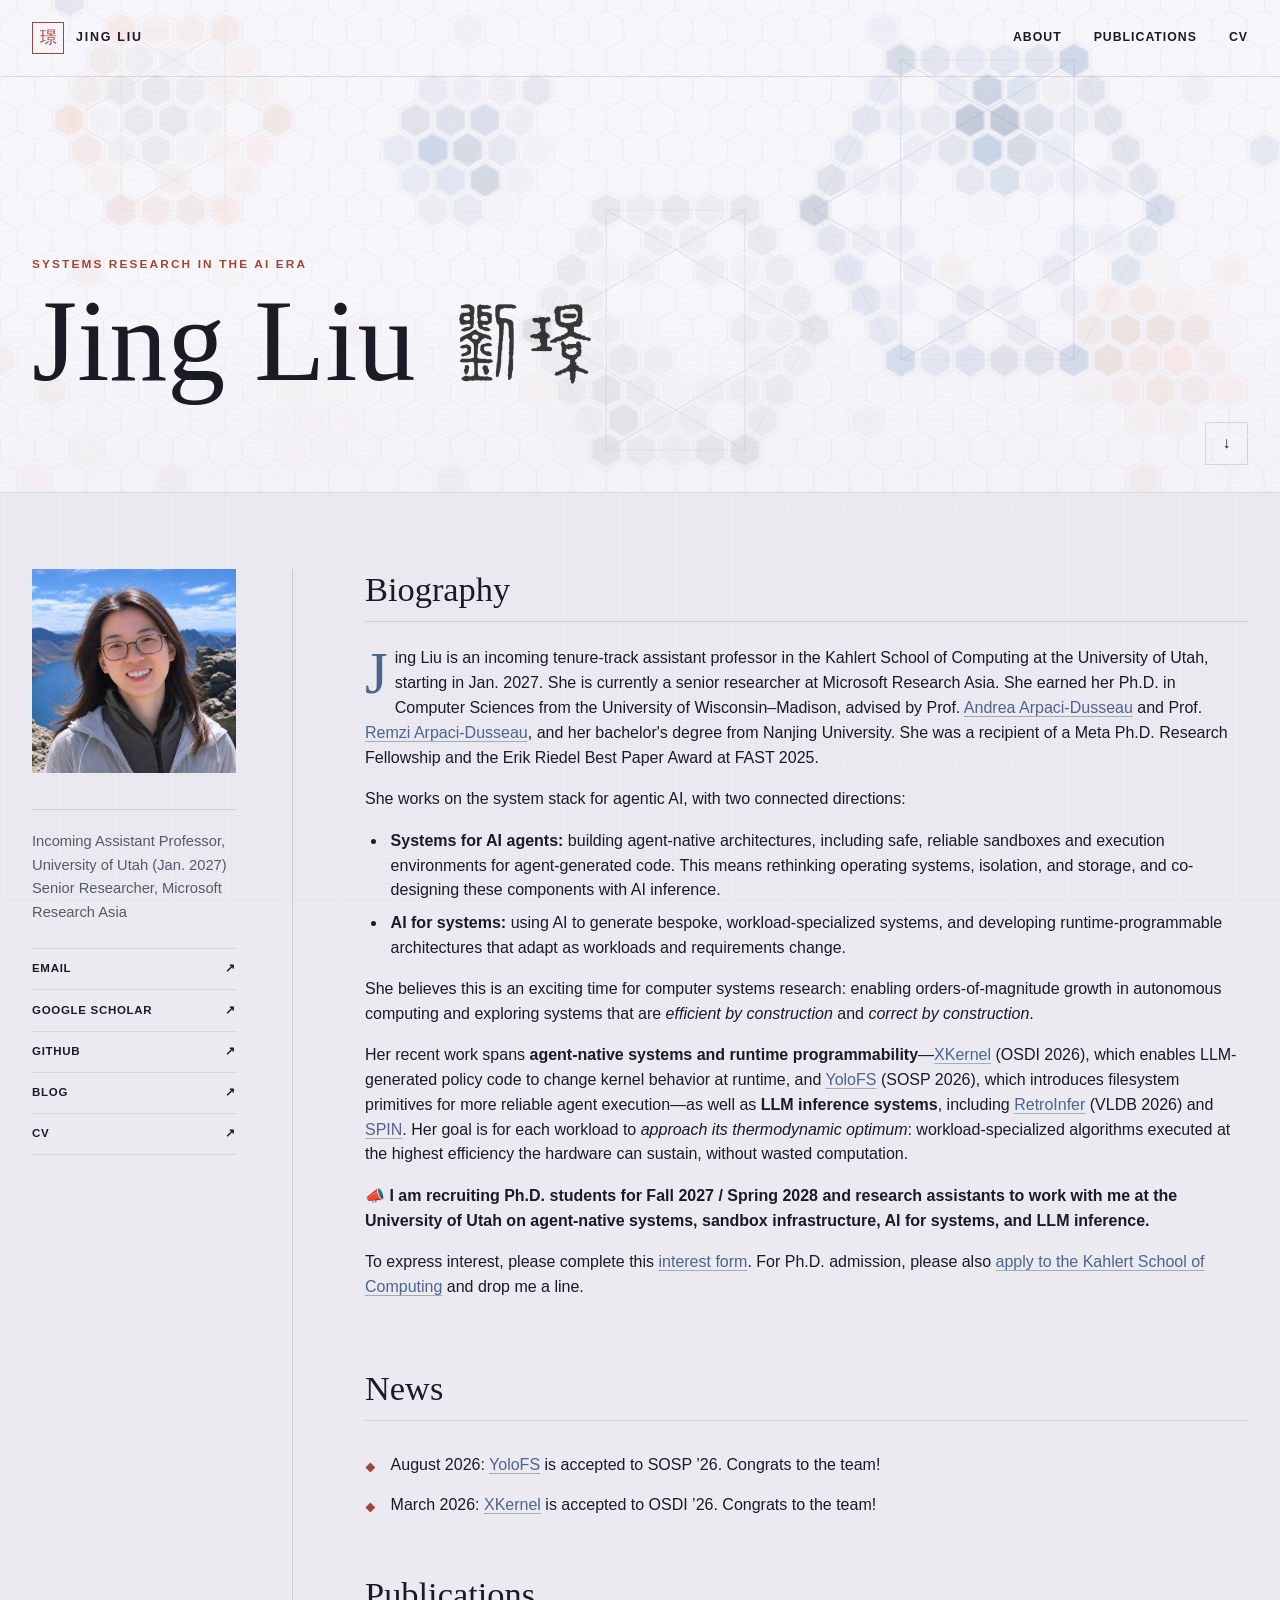
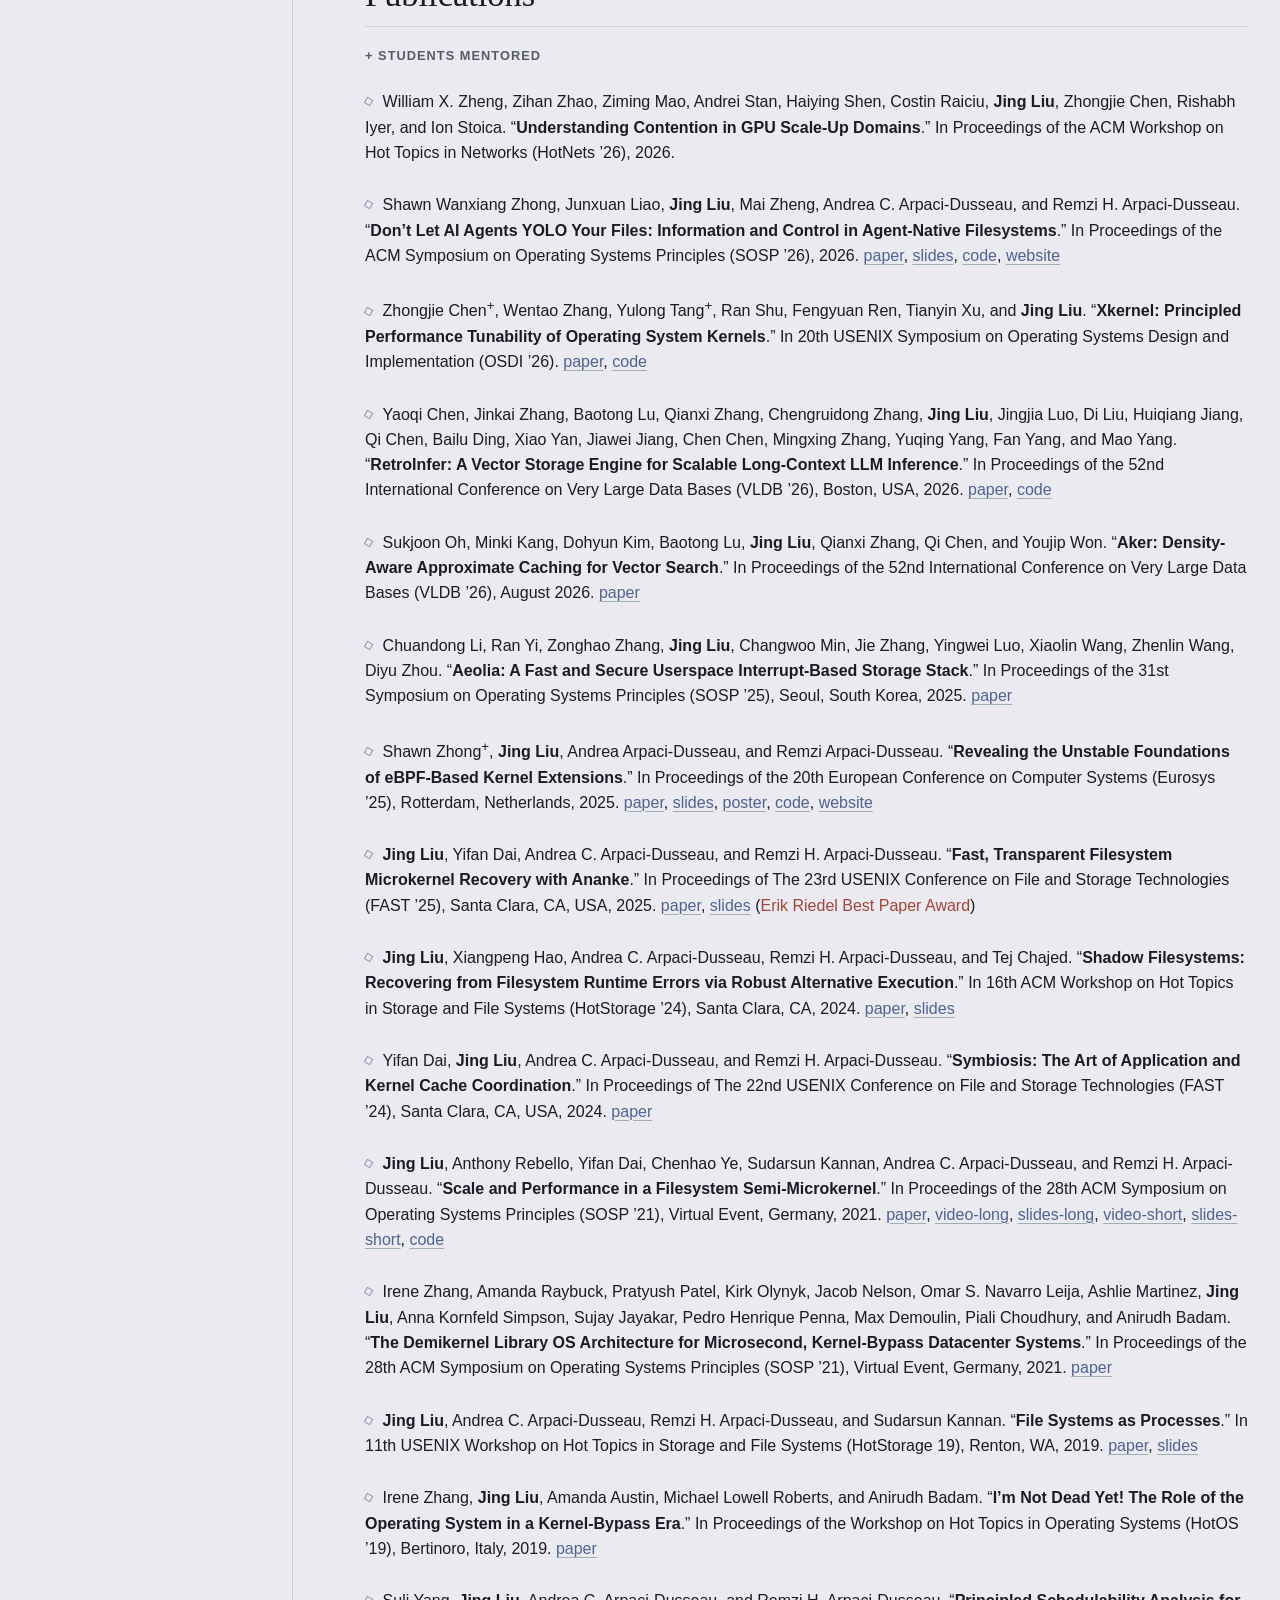
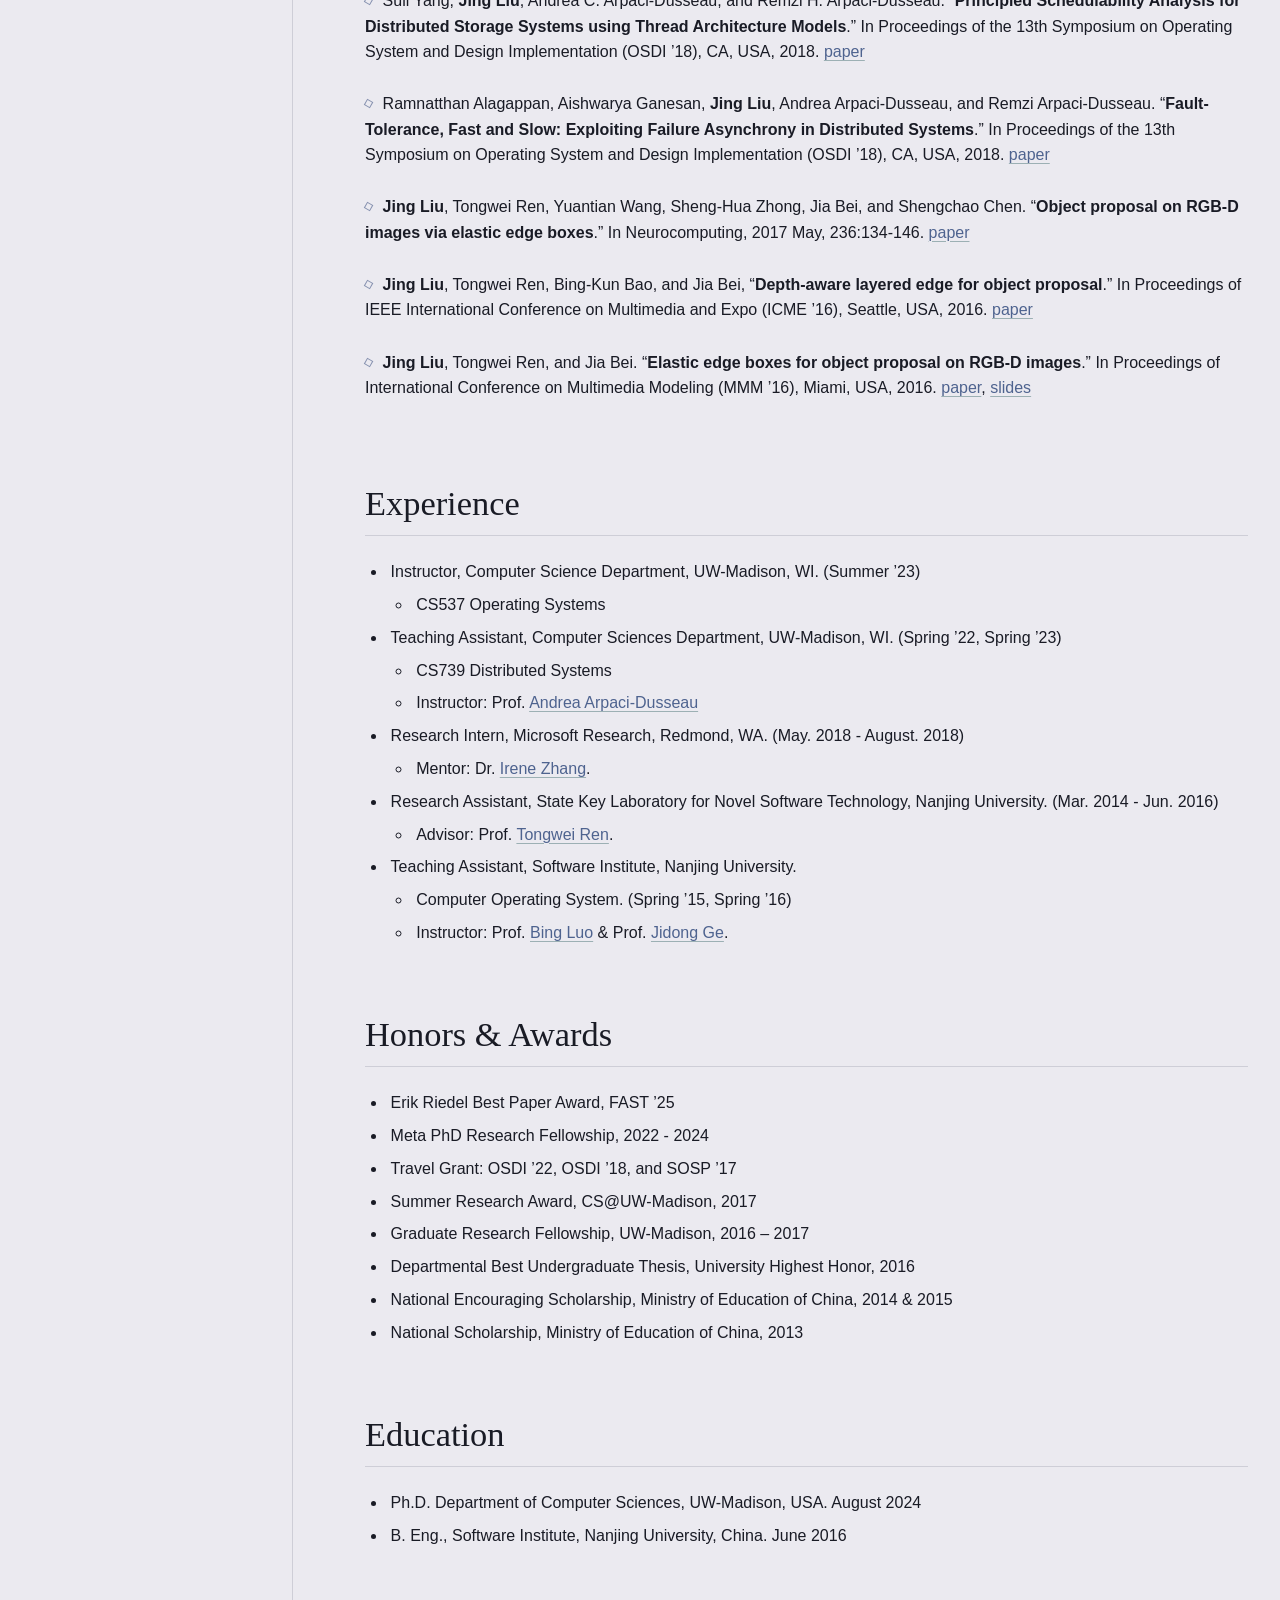
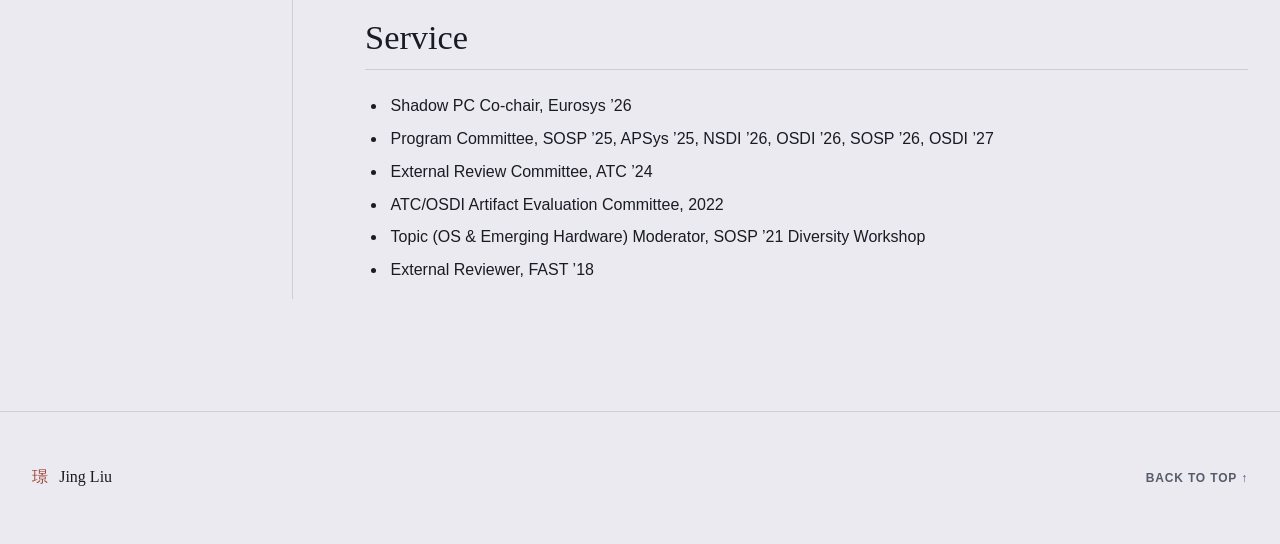
<file: index.html>
<!DOCTYPE html>
<html lang="en-us">
  <head>
	<meta name="generator" content="Hugo 0.157.0">
    <meta charset="utf-8">
    <meta name="viewport" content="width=device-width, initial-scale=1">
    <meta name="theme-color" content="#f2f0e9">
    <meta name="description" content="Jing Liu - Homepage">
    <title>Jing Liu - Homepage</title>
    <link rel="stylesheet" href="/css/style.css">
    <link rel="stylesheet" href="/css/fonts.css">
    
  </head>

  <body id="top" class="home">
    <a class="skip-link" href="#content">Skip to content</a>
    <nav class="site-nav" aria-label="Primary navigation">
      <div class="nav-inner">
        <a class="wordmark" href="/" aria-label="Jing Liu, home">
          <span class="nav-seal" aria-hidden="true">璟</span>
          <span>Jing Liu</span>
        </a>
        <div class="nav-links">
          <a href="#biography">About</a>
          <a href="#publications">Publications</a>
          <a href="/files/cv.pdf">CV</a>
        </div>
      </div>
    </nav>

<header class="hero" data-ink-hero>
  <canvas class="hero-canvas" data-ink-canvas aria-hidden="true"></canvas>
  <div class="hero-grain" aria-hidden="true"></div>
  <div class="hero-inner">
    <div class="hero-copy">
      <p class="hero-kicker">Systems research in the AI era</p>
      <div class="hero-title-row">
        <h1>Jing Liu</h1>
        <img class="hero-name-mark" src="/images/name-font-removebg.png" alt="" aria-hidden="true">
      </div>
    </div>
  </div>

  <a class="hero-scroll" href="#biography" aria-label="Continue to biography">
    <span aria-hidden="true">&#8595;</span>
  </a>
</header>

<main id="content" class="content-shell">
  <aside class="profile-column" aria-label="Profile and contact information">
    <figure class="profile-portrait">
      <img src="/images/profile2026.webp" width="1121" height="1121" alt="Portrait of Jing Liu">
    </figure>
    <div class="profile-details">
      <p class="profile-role">Incoming Assistant Professor, University of Utah (Jan. 2027)<br>Senior Researcher, Microsoft Research Asia</p>
      <nav class="profile-links" aria-label="Profile links">
        <a href="mailto:jingliu.cs@gmail.com"><span>Email</span><span aria-hidden="true">&#8599;</span></a>
        <a href="https://scholar.google.com/citations?user=C8S1isYAAAAJ&amp;hl=en"><span>Google Scholar</span><span aria-hidden="true">&#8599;</span></a>
        <a href="https://github.com/jingliu9"><span>GitHub</span><span aria-hidden="true">&#8599;</span></a>
        <a href="https://jingliu.me/"><span>Blog</span><span aria-hidden="true">&#8599;</span></a>
        <a href="/files/cv.pdf"><span>CV</span><span aria-hidden="true">&#8599;</span></a>
      </nav>
    </div>
  </aside>
  <div class="content-column">
    <h2 id="biography">Biography</h2>
<p>Jing Liu is an incoming tenure-track assistant professor in the Kahlert School of Computing at the University of Utah, starting in Jan. 2027. She is currently a senior researcher at Microsoft Research Asia. She earned her Ph.D. in Computer Sciences from the University of Wisconsin&ndash;Madison, advised by Prof. <a href="http://www.cs.wisc.edu/~dusseau/">Andrea Arpaci-Dusseau</a> and Prof. <a href="http://www.cs.wisc.edu/~remzi/">Remzi Arpaci-Dusseau</a>, and her bachelor's degree from Nanjing University. She was a recipient of a Meta Ph.D. Research Fellowship and the Erik Riedel Best Paper Award at FAST 2025.</p>
<p>She works on the system stack for agentic AI, with two connected directions:</p>
<ul>
<li><strong>Systems for AI agents:</strong> building agent-native architectures, including safe, reliable sandboxes and execution environments for agent-generated code. This means rethinking operating systems, isolation, and storage, and co-designing these components with AI inference.</li>
<li><strong>AI for systems:</strong> using AI to generate bespoke, workload-specialized systems, and developing runtime-programmable architectures that adapt as workloads and requirements change.</li>
</ul>
<p>She believes this is an exciting time for computer systems research: enabling orders-of-magnitude growth in autonomous computing and exploring systems that are <em>efficient by construction</em> and <em>correct by construction</em>.</p>
<p>Her recent work spans <strong>agent-native systems and runtime programmability</strong>&mdash;<a href="https://www.usenix.org/system/files/osdi26-chen-zhongjie.pdf">XKernel</a> (OSDI 2026), which enables LLM-generated policy code to change kernel behavior at runtime, and <a href="https://yolofs.github.io/">YoloFS</a> (SOSP 2026), which introduces filesystem primitives for more reliable agent execution&mdash;as well as <strong>LLM inference systems</strong>, including <a href="https://www.vldb.org/pvldb/vol19/p1016-lu.pdf">RetroInfer</a> (VLDB 2026) and <a href="https://arxiv.org/abs/2604.26837">SPIN</a>. Her goal is for each workload to <em>approach its thermodynamic optimum</em>: workload-specialized algorithms executed at the highest efficiency the hardware can sustain, without wasted computation.</p>
<p><strong><span aria-hidden="true">&#128227;</span> I am recruiting Ph.D. students for Fall 2027 / Spring 2028 and research assistants to work with me at the University of Utah on agent-native systems, sandbox infrastructure, AI for systems, and LLM inference.</strong></p>
<p>To express interest, please complete this <a href="https://forms.gle/gPaRCWN9KMVXa9t5A">interest form</a>. For Ph.D. admission, please also <a href="https://www.cs.utah.edu/graduate/prospective-students/admissions/graduate-application/">apply to the Kahlert School of Computing</a> and drop me a line.</p>
<h2 id="news">News</h2>
<ul>
<li>August 2026: <a href="https://yolofs.github.io/">YoloFS</a> is accepted to SOSP ’26. Congrats to the team!</li>
<li>March 2026: <a href="https://www.usenix.org/system/files/osdi26-chen-zhongjie.pdf">XKernel</a> is accepted to OSDI ’26. Congrats to the team!</li>
</ul>
<h2 id="publications">Publications</h2>
<p>+ Students mentored</p>
<ul>
<li>William X. Zheng, Zihan Zhao, Ziming Mao, Andrei Stan, Haiying Shen, Costin Raiciu, <strong>Jing Liu</strong>, Zhongjie Chen, Rishabh Iyer, and Ion Stoica.
&ldquo;<strong>Understanding Contention in GPU Scale-Up Domains</strong>.&rdquo; In Proceedings of the ACM Workshop on Hot Topics in Networks (HotNets ’26), 2026.</li>
<li>Shawn Wanxiang Zhong, Junxuan Liao, <strong>Jing Liu</strong>, Mai Zheng, Andrea C. Arpaci-Dusseau, and Remzi H. Arpaci-Dusseau.
&ldquo;<strong>Don&rsquo;t Let AI Agents YOLO Your Files: Information and Control in Agent-Native Filesystems</strong>.&rdquo; In Proceedings of the ACM Symposium on Operating Systems Principles (SOSP ’26), 2026. <a href="https://dl.acm.org/doi/10.1145/3830418.3843858">paper</a>, <a href="https://yolofs.github.io/slides.pdf">slides</a>, <a href="https://github.com/YoloFS/YoloFS">code</a>, <a href="https://yolofs.github.io/">website</a></li>
<li>Zhongjie Chen<sup>+</sup>, Wentao Zhang, Yulong Tang<sup>+</sup>, Ran Shu, Fengyuan Ren, Tianyin Xu, and <strong>Jing Liu</strong>.
&ldquo;<strong>Xkernel: Principled Performance Tunability of Operating System Kernels</strong>.&rdquo; In 20th USENIX Symposium on Operating Systems Design and Implementation (OSDI ’26). <a href="https://www.usenix.org/system/files/osdi26-chen-zhongjie.pdf">paper</a>, <a href="https://github.com/xkernel-org/Xkernel">code</a></li>
<li>Yaoqi Chen, Jinkai Zhang, Baotong Lu, Qianxi Zhang, Chengruidong Zhang, <strong>Jing Liu</strong>, Jingjia Luo, Di Liu, Huiqiang Jiang, Qi Chen, Bailu Ding, Xiao Yan, Jiawei Jiang, Chen Chen, Mingxing Zhang, Yuqing Yang, Fan Yang, and Mao Yang.
&ldquo;<strong>RetroInfer: A Vector Storage Engine for Scalable Long-Context LLM Inference</strong>.&rdquo;
In Proceedings of the 52nd International Conference on Very Large Data Bases
(VLDB ’26), Boston, USA, 2026. <a href="https://www.vldb.org/pvldb/vol19/p1016-lu.pdf">paper</a>, <a href="https://github.com/microsoft/retrievalattention">code</a></li>
<li>Sukjoon Oh, Minki Kang, Dohyun Kim, Baotong Lu, <strong>Jing Liu</strong>, Qianxi Zhang, Qi Chen, and Youjip Won.
&ldquo;<strong>Aker: Density-Aware Approximate Caching for Vector Search</strong>.&rdquo;
In Proceedings of the 52nd International Conference on Very Large Data Bases
(VLDB ’26), August 2026. <a href="https://www.vldb.org/pvldb/vol19/p2727-oh.pdf">paper</a></li>
<li>Chuandong Li, Ran Yi, Zonghao Zhang, <strong>Jing Liu</strong>, Changwoo Min, Jie Zhang, Yingwei Luo, Xiaolin Wang, Zhenlin Wang, Diyu Zhou. &ldquo;<strong>Aeolia: A Fast and Secure Userspace Interrupt-Based Storage Stack</strong>.&rdquo; In Proceedings of the 31st Symposium on Operating Systems Principles (SOSP ’25), Seoul, South Korea, 2025. <a href="https://dl.acm.org/doi/10.1145/3731569.3764816">paper</a></li>
<li>Shawn Zhong<sup>+</sup>, <strong>Jing Liu</strong>, Andrea Arpaci-Dusseau, and Remzi Arpaci-Dusseau. &ldquo;<strong>Revealing the Unstable Foundations of eBPF-Based Kernel Extensions</strong>.&rdquo; In Proceedings of the 20th European Conference on Computer Systems (Eurosys ’25), Rotterdam, Netherlands, 2025. <a href="https://depsurf.github.io/assets/paper.pdf">paper</a>, <a href="https://depsurf.github.io/assets/slides.pdf">slides</a>, <a href="https://depsurf.github.io/assets/poster.pdf">poster</a>, <a href="https://github.com/ShawnZhong/DepSurf">code</a>, <a href="https://depsurf.github.io/">website</a></li>
<li><strong>Jing Liu</strong>, Yifan Dai, Andrea C. Arpaci-Dusseau, and Remzi H. Arpaci-Dusseau. &ldquo;<strong>Fast, Transparent Filesystem Microkernel Recovery with Ananke</strong>.&rdquo;
In Proceedings of The 23rd USENIX Conference on File and Storage Technologies (FAST ’25), Santa Clara, CA, USA, 2025.
<a href="https://www.usenix.org/system/files/fast25-liu-jing.pdf">paper</a>, <a href="https://www.usenix.org/system/files/fast25_slides-liu-jing.pdf">slides</a> (<span style="color: #ff5273">Erik Riedel Best Paper Award</span>)</li>
<li><strong>Jing Liu</strong>, Xiangpeng Hao, Andrea C. Arpaci-Dusseau, Remzi H. Arpaci-Dusseau, and Tej Chajed. &ldquo;<strong>Shadow Filesystems: Recovering from Filesystem Runtime Errors via Robust Alternative Execution</strong>.&rdquo;
In 16th ACM Workshop on Hot Topics in Storage and File Systems (HotStorage ’24), Santa Clara, CA, 2024.
<a href="files/hotstor24-shadow.pdf">paper</a>, <a href="files/hotstor24-shadow-sld.pdf">slides</a></li>
<li>Yifan Dai, <strong>Jing Liu</strong>, Andrea C. Arpaci-Dusseau, and Remzi H. Arpaci-Dusseau. &ldquo;<strong>Symbiosis: The Art of Application and Kernel Cache Coordination</strong>.&rdquo; In Proceedings of The 22nd USENIX Conference on File and Storage Technologies (FAST ’24), Santa Clara, CA, USA, 2024. <a href="https://pages.cs.wisc.edu/~yifann/Symbiosis-fast24.pdf">paper</a></li>
<li><strong>Jing Liu</strong>, Anthony Rebello, Yifan Dai, Chenhao Ye, Sudarsun Kannan, Andrea C. Arpaci-Dusseau, and Remzi H. Arpaci-Dusseau. &ldquo;<strong>Scale and Performance in a Filesystem Semi-Microkernel</strong>.&rdquo; In Proceedings of the 28th ACM Symposium on Operating Systems Principles (SOSP ’21), Virtual Event, Germany, 2021.
<a href="https://dl.acm.org/doi/10.1145/3477132.3483581">paper</a>, <a href="https://youtu.be/7tO2XqWq3kc">video-long</a>, <a href="https://research.cs.wisc.edu/adsl/Publications/ufs-slide-long.pdf">slides-long</a>, <a href="https://youtu.be/J7Ou48NKUis">video-short</a>, <a href="https://research.cs.wisc.edu/adsl/Publications/ufs-slide-short.pdf">slides-short</a>, <a href="https://research.cs.wisc.edu/adsl/Software/uFS">code</a></li>
<li>Irene Zhang, Amanda Raybuck, Pratyush Patel, Kirk Olynyk, Jacob Nelson, Omar S. Navarro Leija, Ashlie Martinez, <strong>Jing Liu</strong>, Anna Kornfeld Simpson, Sujay Jayakar, Pedro Henrique Penna, Max Demoulin, Piali Choudhury, and Anirudh Badam. &ldquo;<strong>The Demikernel Library OS Architecture for Microsecond, Kernel-Bypass Datacenter Systems</strong>.&rdquo; In Proceedings of the 28th ACM Symposium on Operating Systems Principles (SOSP ’21), Virtual Event, Germany, 2021. <a href="https://dl.acm.org/doi/10.1145/3477132.3483569">paper</a></li>
<li><strong>Jing Liu</strong>, Andrea C. Arpaci-Dusseau, Remzi H. Arpaci-Dusseau, and Sudarsun Kannan. &ldquo;<strong>File Systems as Processes</strong>.&rdquo;
In 11th USENIX Workshop on Hot Topics in Storage and File Systems (HotStorage 19), Renton, WA, 2019.
<a href="https://www.usenix.org/system/files/hotstorage19-paper-liu_0.pdf">paper</a>, <a href="files/hotstor19_fsproc_jliu.pdf">slides</a></li>
<li>Irene Zhang, <strong>Jing Liu</strong>, Amanda Austin, Michael Lowell Roberts, and Anirudh Badam. &ldquo;<strong>I&rsquo;m Not Dead Yet! The Role of the Operating System in a Kernel-Bypass Era</strong>.&rdquo; In Proceedings of the Workshop on Hot Topics in Operating Systems (HotOS ’19), Bertinoro, Italy, 2019. <a href="https://dl.acm.org/citation.cfm?id=3321422">paper</a></li>
<li>Suli Yang, <strong>Jing Liu</strong>, Andrea C. Arpaci-Dusseau, and Remzi H. Arpaci-Dusseau. &ldquo;<strong>Principled Schedulability Analysis for Distributed Storage Systems using Thread Architecture Models</strong>.&rdquo; In Proceedings of the 13th Symposium on Operating System and Design Implementation (OSDI ’18), CA, USA, 2018. <a href="http://research.cs.wisc.edu/wind/Publications/osdi18-tam.pdf">paper</a></li>
<li>Ramnatthan Alagappan, Aishwarya Ganesan, <strong>Jing Liu</strong>, Andrea Arpaci-Dusseau, and Remzi Arpaci-Dusseau. &ldquo;<strong>Fault-Tolerance, Fast and Slow: Exploiting Failure Asynchrony in Distributed Systems</strong>.&rdquo; In Proceedings of the 13th Symposium on Operating System and Design Implementation (OSDI ’18), CA, USA, 2018. <a href="http://research.cs.wisc.edu/wind/Publications/osdi18-fastslow.pdf">paper</a></li>
<li><strong>Jing Liu</strong>, Tongwei Ren, Yuantian Wang, Sheng-Hua Zhong, Jia Bei, and Shengchao Chen. &ldquo;<strong>Object proposal on RGB-D images via elastic edge boxes</strong>.&rdquo; In Neurocomputing, 2017 May, 236:134-146. <a href="files/neucom17-liuj.pdf">paper</a></li>
<li><strong>Jing Liu</strong>, Tongwei Ren, Bing-Kun Bao, and Jia Bei, &ldquo;<strong>Depth-aware layered edge for object proposal</strong>.&rdquo; In Proceedings of IEEE International Conference on Multimedia and Expo (ICME ’16), Seattle, USA, 2016. <a href="files/icme16-liuj.pdf">paper</a></li>
<li><strong>Jing Liu</strong>, Tongwei Ren, and Jia Bei. &ldquo;<strong>Elastic edge boxes for object proposal on RGB-D images</strong>.&rdquo; In Proceedings of International Conference on Multimedia Modeling (MMM ’16), Miami, USA, 2016. <a href="files/mmm16-liuj.pdf">paper</a>, <a href="files/mmm16-liuj_sld.pdf">slides</a></li>
</ul>
<h2 id="experience">Experience</h2>
<ul>
<li>Instructor, Computer Science Department, UW-Madison, WI. (Summer ’23)
<ul>
<li>CS537 Operating Systems</li>
</ul>
</li>
<li>Teaching Assistant, Computer Sciences Department, UW-Madison, WI. (Spring ’22, Spring ’23)
<ul>
<li>CS739 Distributed Systems</li>
<li>Instructor: Prof. <a href="http://www.cs.wisc.edu/~dusseau/">Andrea Arpaci-Dusseau</a></li>
</ul>
</li>
<li>Research Intern, Microsoft Research, Redmond, WA. (May. 2018 - August. 2018)
<ul>
<li>Mentor:  Dr. <a href="http://irenezhang.net/">Irene Zhang</a>.</li>
</ul>
</li>
<li>Research Assistant, State Key Laboratory for Novel Software Technology, Nanjing University. (Mar. 2014 - Jun. 2016)
<ul>
<li>Advisor: Prof. <a href="http://software.nju.edu.cn/rentw/">Tongwei Ren</a>.</li>
</ul>
</li>
<li>Teaching Assistant, Software Institute, Nanjing University.
<ul>
<li>Computer Operating System. (Spring ’15, Spring ’16)</li>
<li>Instructor: Prof. <a href="http://software.nju.edu.cn/luobin/">Bing Luo</a> &amp; Prof. <a href="http://software.nju.edu.cn/gjd/">Jidong Ge</a>.</li>
</ul>
</li>
</ul>
<h2 id="honors--awards">Honors &amp; Awards</h2>
<ul>
<li>Erik Riedel Best Paper Award, FAST ’25</li>
<li>Meta PhD Research Fellowship, 2022 - 2024</li>
<li>Travel Grant: OSDI ’22, OSDI ’18, and SOSP ’17</li>
<li>Summer Research Award, CS@UW-Madison, 2017</li>
<li>Graduate Research Fellowship, UW-Madison, 2016 &ndash; 2017</li>
<li>Departmental Best Undergraduate Thesis, University Highest Honor, 2016</li>
<li>National Encouraging Scholarship, Ministry of Education of China, 2014 &amp; 2015</li>
<li>National Scholarship, Ministry of Education of China, 2013</li>
</ul>
<h2 id="education">Education</h2>
<ul>
<li>Ph.D. Department of Computer Sciences, UW-Madison, USA. August 2024</li>
<li>B. Eng., Software Institute, Nanjing University, China. June 2016</li>
</ul>
<h2 id="service">Service</h2>
<ul>
<li>Shadow PC Co-chair, Eurosys ’26</li>
<li>Program Committee, SOSP ’25, APSys ’25, NSDI ’26, OSDI ’26, SOSP ’26, OSDI ’27</li>
<li>External Review Committee, ATC ’24</li>
<li>ATC/OSDI Artifact Evaluation Committee, 2022</li>
<li>Topic (OS &amp; Emerging Hardware) Moderator, SOSP ’21 Diversity Workshop</li>
<li>External Reviewer, FAST ’18</li>
</ul>

  </div>
</main>

  <footer class="site-footer">
    <div class="footer-inner">
      <p><span aria-hidden="true">璟</span> Jing Liu</p>
      <nav aria-label="Footer navigation">
        <a href="#top">Back to top <span aria-hidden="true">&#8593;</span></a>
      </nav>
    </div>
  </footer>
  <script defer src="//yihui.org/js/math-code.js"></script>
<script defer src="//mathjax.rstudio.com/latest/MathJax.js?config=TeX-MML-AM_CHTML"></script>

<script defer src="//yihui.org/js/center-img.js"></script>

  <script src="/js/ink-grid.js" defer></script>
  </body>
</html>
</file>
<file: css/style.css>
:root {
  --paper: #ebeaf0;
  --paper-light: #f7f6fa;
  --ink: #191b25;
  --ink-soft: #565b6b;
  --ink-faint: rgba(45, 49, 76, 0.11);
  --mineral: #4e638f;
  --mineral-light: #8792b0;
  --cinnabar: #9f4638;
  --line: rgba(57, 61, 91, 0.16);
  --page-width: 1240px;
  --text-width: 900px;
}

*,
*::before,
*::after {
  box-sizing: border-box;
}

html {
  scroll-behavior: smooth;
  scroll-padding-top: 6rem;
}

body {
  margin: 0;
  background-color: var(--paper);
  color: var(--ink);
  font-size: 16px;
  line-height: 1.55;
  text-rendering: optimizeLegibility;
  -webkit-font-smoothing: antialiased;
}

body::before {
  position: fixed;
  z-index: -1;
  inset: 0;
  background-image:
    repeating-linear-gradient(0deg, rgba(62, 66, 98, 0.014) 0 1px, transparent 1px 4px),
    repeating-linear-gradient(90deg, rgba(62, 66, 98, 0.01) 0 1px, transparent 1px 7px);
  content: "";
  pointer-events: none;
}

::selection {
  background: rgba(78, 99, 143, 0.18);
}

a {
  color: var(--mineral);
  text-decoration-color: rgba(49, 95, 99, 0.42);
  text-decoration-thickness: 1px;
  text-underline-offset: 0.18em;
}

a:hover {
  color: var(--cinnabar);
  text-decoration-color: currentColor;
}

img,
iframe,
video {
  max-width: 100%;
}

.skip-link {
  position: fixed;
  z-index: 100;
  top: 0.75rem;
  left: 0.75rem;
  padding: 0.55rem 0.8rem;
  background: var(--ink);
  color: var(--paper-light);
  transform: translateY(-180%);
  transition: transform 160ms ease;
}

.skip-link:focus {
  transform: translateY(0);
}

.site-nav {
  position: relative;
  z-index: 20;
  border-bottom: 1px solid var(--line);
}

.home .site-nav {
  position: absolute;
  top: 0;
  right: 0;
  left: 0;
}

.nav-inner {
  display: flex;
  width: min(calc(100% - 4rem), var(--page-width));
  min-height: 76px;
  align-items: center;
  justify-content: space-between;
  margin: 0 auto;
}

.wordmark {
  display: inline-flex;
  align-items: center;
  gap: 0.75rem;
  color: var(--ink);
  font-size: 0.78rem;
  font-weight: 650;
  letter-spacing: 0.14em;
  text-decoration: none;
  text-transform: uppercase;
}

.nav-seal {
  display: grid;
  width: 2rem;
  height: 2rem;
  place-items: center;
  border: 1px solid var(--cinnabar);
  color: var(--cinnabar);
  font-family: "Songti SC", STSong, serif;
  font-size: 1.05rem;
  font-weight: 400;
  letter-spacing: 0;
}

.nav-links {
  display: flex;
  align-items: center;
  gap: 2rem;
}

.nav-links a {
  color: var(--ink);
  font-size: 0.77rem;
  font-weight: 600;
  letter-spacing: 0.08em;
  text-decoration: none;
  text-transform: uppercase;
}

.nav-links a:hover {
  color: var(--cinnabar);
}

.hero {
  position: relative;
  display: grid;
  min-height: min(54.6667svh, 546.667px);
  overflow: hidden;
  border-bottom: 1px solid var(--line);
  background: var(--paper-light);
  cursor: crosshair;
  isolation: isolate;
}

.hero-canvas,
.hero-grid-canvas,
.hero-grain {
  position: absolute;
  inset: 0;
  width: 100%;
  height: 100%;
}

.hero-canvas {
  z-index: -3;
  pointer-events: none;
}

.hero-grid-canvas {
  z-index: -4;
  pointer-events: none;
}

.hero-grain {
  z-index: -2;
  background-image:
    repeating-linear-gradient(7deg, rgba(55, 59, 91, 0.018) 0 1px, transparent 1px 5px),
    linear-gradient(to bottom, transparent 56%, var(--paper-light) 100%);
  mix-blend-mode: multiply;
  opacity: 0.45;
  pointer-events: none;
}

.hero-inner {
  display: flex;
  width: min(calc(100% - 4rem), var(--page-width));
  min-height: inherit;
  align-items: end;
  margin: 0 auto;
  padding: 9.5rem 0 6.25rem;
}

.hero-copy {
  position: relative;
  z-index: 2;
  max-width: 780px;
}

.hero-kicker {
  margin: 0 0 1.2rem;
  color: var(--cinnabar);
  font-size: 0.74rem;
  font-weight: 650;
  letter-spacing: 0.18em;
  text-transform: uppercase;
}

.hero-title-row {
  display: flex;
  align-items: center;
  gap: 2.25rem;
}

.hero h1 {
  margin: 0;
  color: var(--ink);
  font-size: 7.25rem;
  font-weight: 400;
  letter-spacing: 0;
  line-height: 0.86;
}

.hero-name-mark {
  width: 9rem;
  height: auto;
  opacity: 0.78;
}

.hero-scroll {
  position: absolute;
  right: max(2rem, calc((100% - var(--page-width)) / 2));
  bottom: 1.7rem;
  display: grid;
  width: 2.7rem;
  height: 2.7rem;
  place-items: center;
  border: 1px solid var(--line);
  color: var(--ink);
  font-size: 1rem;
  text-decoration: none;
  transition: border-color 180ms ease, color 180ms ease, transform 180ms ease;
}

.hero-scroll:hover {
  border-color: var(--cinnabar);
  color: var(--cinnabar);
  transform: translateY(3px);
}

.content-shell {
  display: grid;
  width: min(calc(100% - 4rem), var(--page-width));
  grid-template-columns: 260px minmax(0, 1fr);
  align-items: start;
  margin: 0 auto;
  padding: 4.75rem 0 7rem;
}

.profile-column {
  padding-right: 3.5rem;
}

.profile-portrait {
  margin: 0 0 2.25rem;
}

.profile-portrait img {
  display: block;
  width: 100%;
  height: auto;
}

.profile-details {
  padding-top: 1.25rem;
  border-top: 1px solid var(--line);
}

.profile-role {
  margin: 0 0 1.5rem;
  color: var(--ink-soft);
  font-size: 0.92rem;
  line-height: 1.6;
}

.profile-links {
  display: flex;
  border-top: 1px solid var(--ink-faint);
  flex-direction: column;
}

.profile-links a {
  display: flex;
  align-items: center;
  justify-content: space-between;
  padding: 0.7rem 0;
  border-bottom: 1px solid var(--ink-faint);
  color: var(--ink);
  font-size: 0.72rem;
  font-weight: 600;
  letter-spacing: 0.06em;
  text-decoration: none;
  text-transform: uppercase;
}

.profile-links a:hover {
  color: var(--cinnabar);
}

.content-column {
  min-width: 0;
  max-width: calc(var(--text-width) + 4.5rem);
  padding-left: 4.5rem;
  border-left: 1px solid var(--line);
}

.content-column > h2 {
  margin: 4.25rem 0 1.5rem;
  padding-bottom: 0.7rem;
  border-bottom: 1px solid var(--line);
  font-size: 2.15rem;
  font-weight: 400;
  letter-spacing: 0;
  line-height: 1.2;
}

.content-column > h2:first-child {
  margin-top: 0;
}

.content-column p {
  margin: 0 0 1.05rem;
}

.content-column #biography + p::first-letter {
  float: left;
  margin: 0.08em 0.12em 0 0;
  color: var(--mineral);
  font-family: "Iowan Old Style", Baskerville, serif;
  font-size: 3.65em;
  line-height: 0.78;
}

.content-column strong {
  color: var(--ink);
  font-weight: 650;
}

.content-column span[style] {
  color: var(--cinnabar) !important;
}

.content-column ul {
  padding-left: 1.35rem;
}

.content-column li {
  margin: 0.5rem 0;
  padding-left: 0.25rem;
}

.content-column #news + ul,
.content-column #publications + p + ul {
  margin: 0;
  padding: 0;
  list-style: none;
}

.content-column #news + ul li {
  position: relative;
  margin: 0;
  padding: 0.48rem 0 0.48rem 1.6rem;
}

.content-column #news + ul li::before {
  position: absolute;
  top: 1.18rem;
  left: 0.1rem;
  width: 0.42rem;
  height: 0.42rem;
  background: var(--cinnabar);
  content: "";
  transform: rotate(45deg);
}

.content-column #publications + p {
  margin-bottom: 0.65rem;
  color: var(--ink-soft);
  font-size: 0.8rem;
  font-weight: 600;
  letter-spacing: 0.08em;
  text-transform: uppercase;
}

.content-column #publications + p + ul > li {
  margin: 0;
  padding: 0.8rem 0 0.9rem;
  line-height: 1.58;
}

.content-column #publications {
  margin-top: 3rem;
  margin-bottom: 1.2rem;
}

.content-column #publications + p + ul > li::before {
  display: inline-block;
  width: 0.45rem;
  height: 0.45rem;
  margin: 0 0.65rem 0.12rem 0;
  border: 1px solid var(--mineral-light);
  content: "";
  transform: rotate(30deg);
}

blockquote {
  margin: 2.5rem 0;
  padding: 0.2rem 0 0.2rem 1.5rem;
  border-left: 2px solid var(--cinnabar);
  color: var(--ink-soft);
}

pre {
  overflow-x: auto;
  padding: 1.2rem;
  border: 1px solid var(--line);
  background: rgba(255, 255, 255, 0.34);
}

code {
  font-size: 0.88em;
}

table {
  width: 100%;
  border-collapse: collapse;
}

th,
td {
  padding: 0.7rem;
  border-bottom: 1px solid var(--line);
  text-align: left;
}

.site-footer {
  border-top: 1px solid var(--line);
}

.footer-inner {
  display: flex;
  width: min(calc(100% - 4rem), var(--page-width));
  min-height: 132px;
  align-items: center;
  justify-content: space-between;
  margin: 0 auto;
}

.footer-inner p {
  margin: 0;
  font-family: "Iowan Old Style", Baskerville, serif;
}

.footer-inner p span {
  margin-right: 0.45rem;
  color: var(--cinnabar);
}

.footer-inner nav {
  display: flex;
  gap: 2rem;
}

.footer-inner a {
  color: var(--ink-soft);
  font-size: 0.75rem;
  font-weight: 600;
  letter-spacing: 0.07em;
  text-decoration: none;
  text-transform: uppercase;
}

.footer-inner a:hover {
  color: var(--cinnabar);
}

.page > h1,
.page > main,
.page > ul,
.page > p {
  width: min(calc(100% - 4rem), var(--text-width));
  margin-right: auto;
  margin-left: auto;
}

.page > h1 {
  margin-top: 6rem;
  font-size: 3rem;
  font-weight: 400;
}

.article-meta {
  width: min(calc(100% - 4rem), var(--text-width));
  margin: 5rem auto 3rem;
}

.article-meta h1,
.article-meta h2 {
  margin: 0.4rem 0;
  font-weight: 400;
}

@media (max-width: 900px) {
  .hero h1 {
    font-size: 5.4rem;
  }

  .hero-name-mark {
    width: 7.25rem;
  }

  .content-shell {
    grid-template-columns: 210px minmax(0, 1fr);
  }

  .profile-column {
    padding-right: 2.5rem;
  }

  .content-column {
    padding-left: 3rem;
  }
}

@media (max-width: 680px) {
  body {
    font-size: 16px;
  }

  .nav-inner,
  .hero-inner,
  .content-shell,
  .footer-inner {
    width: min(calc(100% - 2.25rem), var(--page-width));
  }

  .nav-inner {
    min-height: 66px;
  }

  .wordmark > span:last-child,
  .nav-links a:first-child {
    display: none;
  }

  .nav-links {
    gap: 1.25rem;
  }

  .hero {
    min-height: min(57.3333svh, 506.667px);
  }

  .hero-inner {
    padding: 7rem 0 5rem;
  }

  .hero-title-row {
    align-items: flex-end;
    gap: 1rem;
  }

  .hero h1 {
    font-size: 4.35rem;
  }

  .hero-name-mark {
    width: 5.3rem;
    margin-bottom: 0.2rem;
  }

  .hero-scroll {
    right: 1.125rem;
    bottom: 1.125rem;
  }

  .content-shell {
    grid-template-columns: minmax(0, 1fr);
    padding: 4rem 0 5.5rem;
  }

  .profile-column {
    display: grid;
    grid-template-columns: minmax(0, 1fr);
    gap: 1.75rem;
    padding: 0 0 3.5rem;
    border-bottom: 1px solid var(--line);
  }

  .profile-portrait {
    width: 150px;
    margin: 0;
  }

  .profile-details {
    padding-top: 0;
    border-top: 0;
  }

  .profile-role {
    margin-bottom: 1rem;
  }

  .content-column {
    max-width: none;
    padding: 3.5rem 0 0;
    border-left: 0;
  }

  .content-column > h2 {
    margin-top: 3.75rem;
    font-size: 1.8rem;
  }

  .footer-inner {
    min-height: 150px;
    align-items: flex-start;
    flex-direction: column;
    justify-content: center;
    gap: 1rem;
  }

  .footer-inner nav {
    gap: 1.2rem;
  }
}

@media (max-width: 390px) {
  .hero h1 {
    font-size: 3.75rem;
  }

  .hero-name-mark {
    width: 4.5rem;
  }
}

@media (prefers-reduced-motion: reduce) {
  html {
    scroll-behavior: auto;
  }

  *,
  *::before,
  *::after {
    scroll-behavior: auto !important;
    transition-duration: 0.01ms !important;
  }
}
</file>
<file: css/fonts.css>
body {
  font-family: Optima, Candara, Calibri, Arial, sans-serif;
}

h1,
h2,
h3,
.hero-role {
  font-family: "Iowan Old Style", Baskerville, "Songti SC", STSong, Georgia, serif;
}

code,
pre {
  font-family: "SFMono-Regular", Consolas, "Liberation Mono", monospace;
}
</file>
